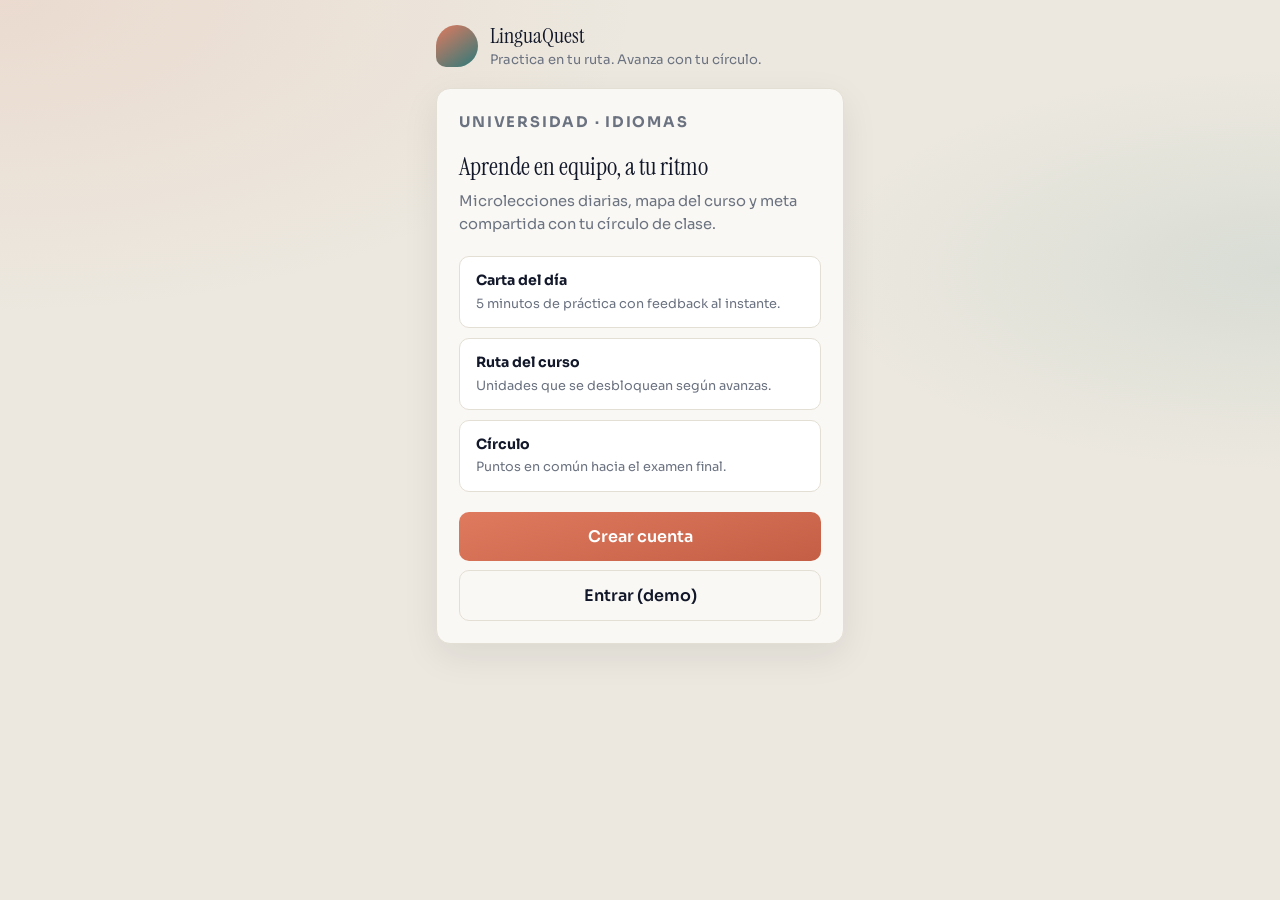
<file: docs/index.html>
<!DOCTYPE html>
<html lang="es">
  <head>
    <meta charset="UTF-8" />
    <meta name="viewport" content="width=device-width, initial-scale=1.0" />
    <title>LinguaQuest</title>
    <link rel="stylesheet" href="css/shared.css" />
    <link rel="preconnect" href="https://fonts.googleapis.com" />
    <link rel="preconnect" href="https://fonts.gstatic.com" crossorigin />
    <link
      href="https://fonts.googleapis.com/css2?family=Instrument+Serif&family=Sora:wght@400;500;600;700&display=swap"
      rel="stylesheet"
    />
  </head>
  <body>
    <div class="page">
      <header class="header">
        <div class="mark" aria-hidden="true"></div>
        <div class="header-text">
          <p class="logo">LinguaQuest</p>
          <p class="tagline">Practica en tu ruta. Avanza con tu círculo.</p>
        </div>
      </header>

      <main class="card">
        <p class="eyebrow">Universidad · idiomas</p>
        <h1>Aprende en equipo, a tu ritmo</h1>
        <p>Microlecciones diarias, mapa del curso y meta compartida con tu círculo de clase.</p>

        <div class="help-cards">
          <div class="help-card">
            <strong>Carta del día</strong>
            <span>5 minutos de práctica con feedback al instante.</span>
          </div>
          <div class="help-card">
            <strong>Ruta del curso</strong>
            <span>Unidades que se desbloquean según avanzas.</span>
          </div>
          <div class="help-card">
            <strong>Círculo</strong>
            <span>Puntos en común hacia el examen final.</span>
          </div>
        </div>

        <a class="btn" href="registro.html">Crear cuenta</a>
        <a class="btn btn--ghost" href="inicio.html">Entrar (demo)</a>
      </main>
    </div>
  </body>
</html>
</file>
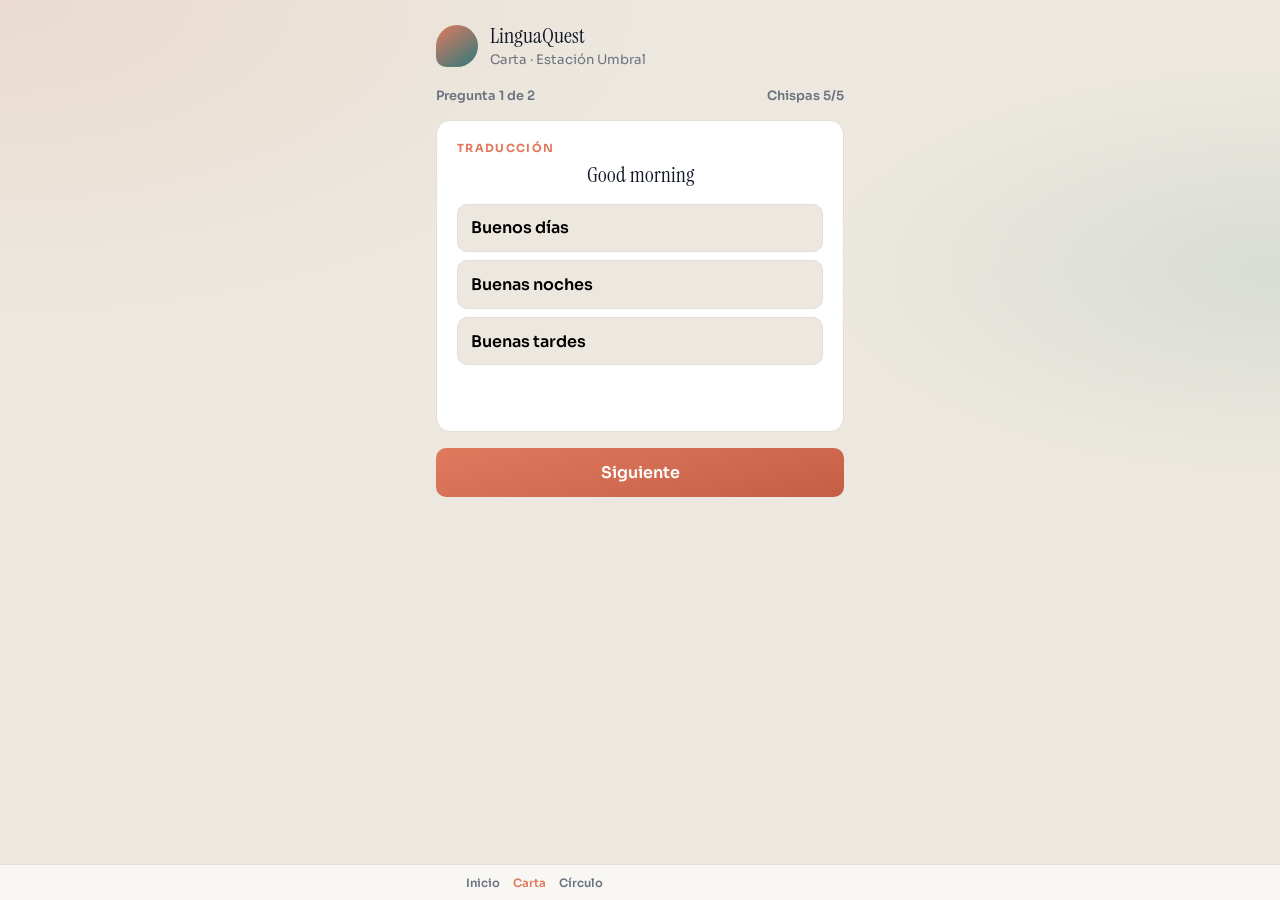
<file: docs/carta.html>
<!DOCTYPE html>
<html lang="es">
  <head>
    <meta charset="UTF-8" />
    <meta name="viewport" content="width=device-width, initial-scale=1.0" />
    <title>Carta del día — LinguaQuest</title>
    <link rel="stylesheet" href="css/shared.css" />
    <link rel="preconnect" href="https://fonts.googleapis.com" />
    <link rel="preconnect" href="https://fonts.gstatic.com" crossorigin />
    <link
      href="https://fonts.googleapis.com/css2?family=Instrument+Serif&family=Sora:wght@400;500;600;700&display=swap"
      rel="stylesheet"
    />
  </head>
  <body>
    <div class="page" data-carta>
      <header class="header">
        <div class="mark" aria-hidden="true"></div>
        <div class="header-text">
          <p class="logo">LinguaQuest</p>
          <p class="tagline">Carta · Estación Umbral</p>
        </div>
      </header>

      <div class="practice-head">
        <span data-slide-label>Pregunta 1 de 2</span>
        <span>Chispas 5/5</span>
      </div>

      <div class="practice-card" data-slide>
        <p class="eyebrow">Traducción</p>
        <p class="practice-q">Good morning</p>
        <button type="button" class="option" data-option data-ok="1" data-msg-ok="Correcto. +15 puntos.">
          Buenos días
        </button>
        <button type="button" class="option" data-option data-msg-bad="Era: Buenos días.">
          Buenas noches
        </button>
        <button type="button" class="option" data-option data-msg-bad="Era: Buenos días.">
          Buenas tardes
        </button>
        <p class="feedback" data-feedback aria-live="polite"></p>
      </div>

      <div class="practice-card" data-slide hidden>
        <p class="eyebrow">Gramática</p>
        <p class="practice-q">My name ___ Ana</p>
        <button type="button" class="option" data-option data-msg-bad="Era: is.">are</button>
        <button type="button" class="option" data-option data-ok="1" data-msg-ok="Correcto. +15 puntos.">is</button>
        <button type="button" class="option" data-option data-msg-bad="Era: is.">am</button>
        <p class="feedback" data-feedback aria-live="polite"></p>
      </div>

      <div class="practice-card summary-box" data-slide hidden>
        <p class="eyebrow">Carta cerrada</p>
        <h2 style="font-family: var(--font-display); font-weight: 400; margin: 0 0 0.5rem">+50 puntos</h2>
        <p style="color: var(--muted); font-size: 0.9rem; margin: 0 0 0.75rem">
          El 30% suma al Círculo Coral.
        </p>
        <span class="stat stat--hot">Racha mantenida</span>
      </div>

      <button type="button" class="btn" data-slide-next hidden style="margin-top: 1rem">Siguiente</button>
    </div>

    <nav class="bottom-nav" aria-label="Principal">
      <ul>
        <li><a href="inicio.html">Inicio</a></li>
        <li><a href="carta.html" aria-current="page">Carta</a></li>
        <li><a href="equipo.html">Círculo</a></li>
      </ul>
    </nav>
    <script src="js/app.js"></script>
  </body>
</html>
</file>
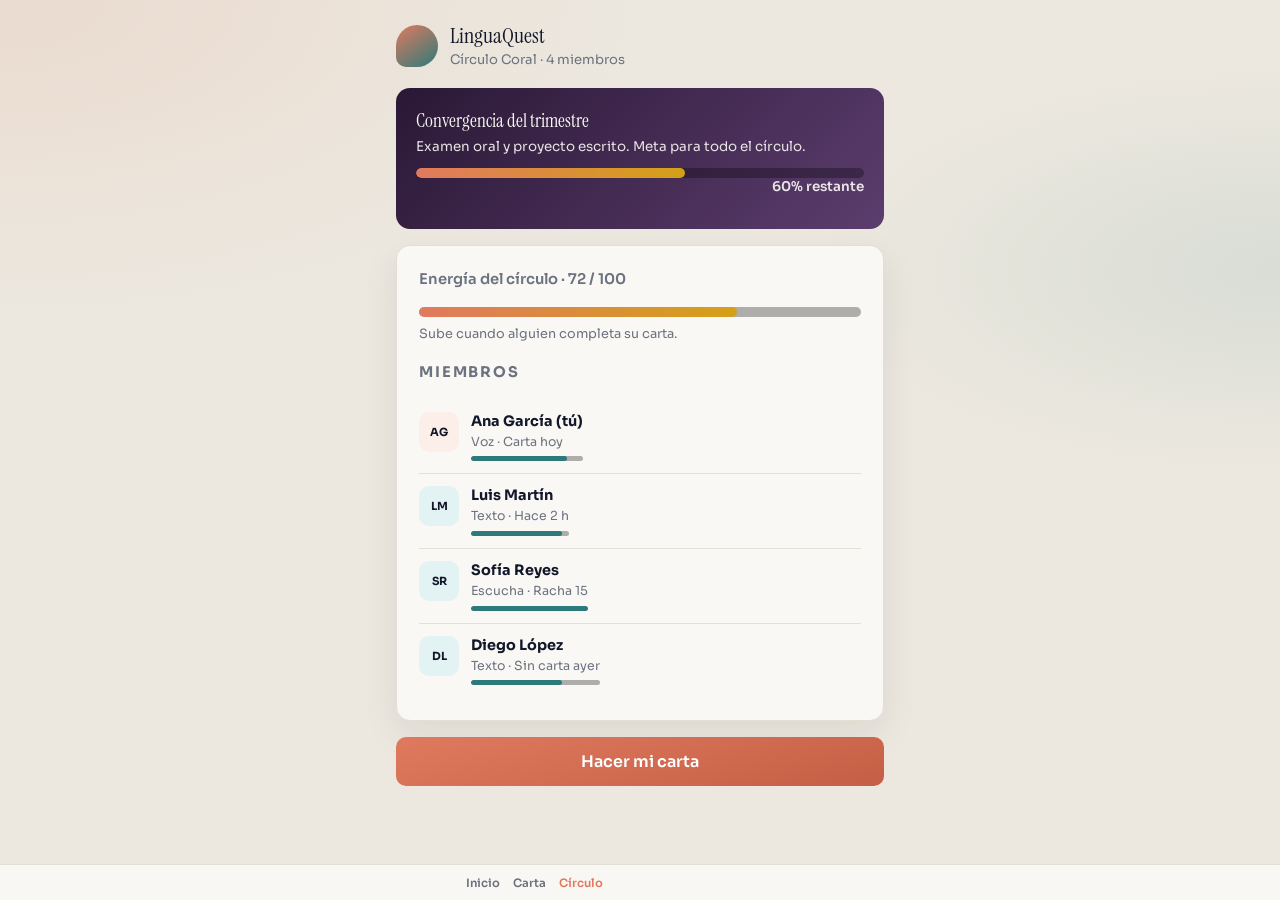
<file: docs/equipo.html>
<!DOCTYPE html>
<html lang="es">
  <head>
    <meta charset="UTF-8" />
    <meta name="viewport" content="width=device-width, initial-scale=1.0" />
    <title>Círculo — LinguaQuest</title>
    <link rel="stylesheet" href="css/shared.css" />
    <link rel="preconnect" href="https://fonts.googleapis.com" />
    <link rel="preconnect" href="https://fonts.gstatic.com" crossorigin />
    <link
      href="https://fonts.googleapis.com/css2?family=Instrument+Serif&family=Sora:wght@400;500;600;700&display=swap"
      rel="stylesheet"
    />
  </head>
  <body>
    <div class="page page--wide">
      <header class="header">
        <div class="mark" aria-hidden="true"></div>
        <div class="header-text">
          <p class="logo">LinguaQuest</p>
          <p class="tagline">Círculo Coral · 4 miembros</p>
        </div>
      </header>

      <section class="goal-panel">
        <h2>Convergencia del trimestre</h2>
        <p>Examen oral y proyecto escrito. Meta para todo el círculo.</p>
        <div class="bar" role="progressbar" aria-valuenow="60" aria-valuemin="0" aria-valuemax="100">
          <span style="width: 60%"></span>
        </div>
        <p class="bar-label">60% restante</p>
      </section>

      <div class="card">
        <p class="pulse-label">Energía del círculo · 72 / 100</p>
        <div class="bar"><span style="width: 72%"></span></div>
        <p style="font-size: 0.8rem; color: var(--muted); margin: 0.5rem 0 1rem">
          Sube cuando alguien completa su carta.
        </p>

        <p class="eyebrow">Miembros</p>
        <div class="member">
          <div class="avatar avatar--coral">AG</div>
          <div>
            <strong>Ana García (tú)</strong>
            <span>Voz · Carta hoy</span>
            <div class="bar"><span style="width: 85%"></span></div>
          </div>
        </div>
        <div class="member">
          <div class="avatar">LM</div>
          <div>
            <strong>Luis Martín</strong>
            <span>Texto · Hace 2 h</span>
            <div class="bar"><span style="width: 92%"></span></div>
          </div>
        </div>
        <div class="member">
          <div class="avatar">SR</div>
          <div>
            <strong>Sofía Reyes</strong>
            <span>Escucha · Racha 15</span>
            <div class="bar"><span style="width: 100%"></span></div>
          </div>
        </div>
        <div class="member">
          <div class="avatar">DL</div>
          <div>
            <strong>Diego López</strong>
            <span>Texto · Sin carta ayer</span>
            <div class="bar"><span style="width: 70%"></span></div>
          </div>
        </div>
      </div>

      <a class="btn" href="carta.html" style="margin-top: 1rem">Hacer mi carta</a>
    </div>

    <nav class="bottom-nav" aria-label="Principal">
      <ul>
        <li><a href="inicio.html">Inicio</a></li>
        <li><a href="carta.html">Carta</a></li>
        <li><a href="equipo.html" aria-current="page">Círculo</a></li>
      </ul>
    </nav>
  </body>
</html>
</file>
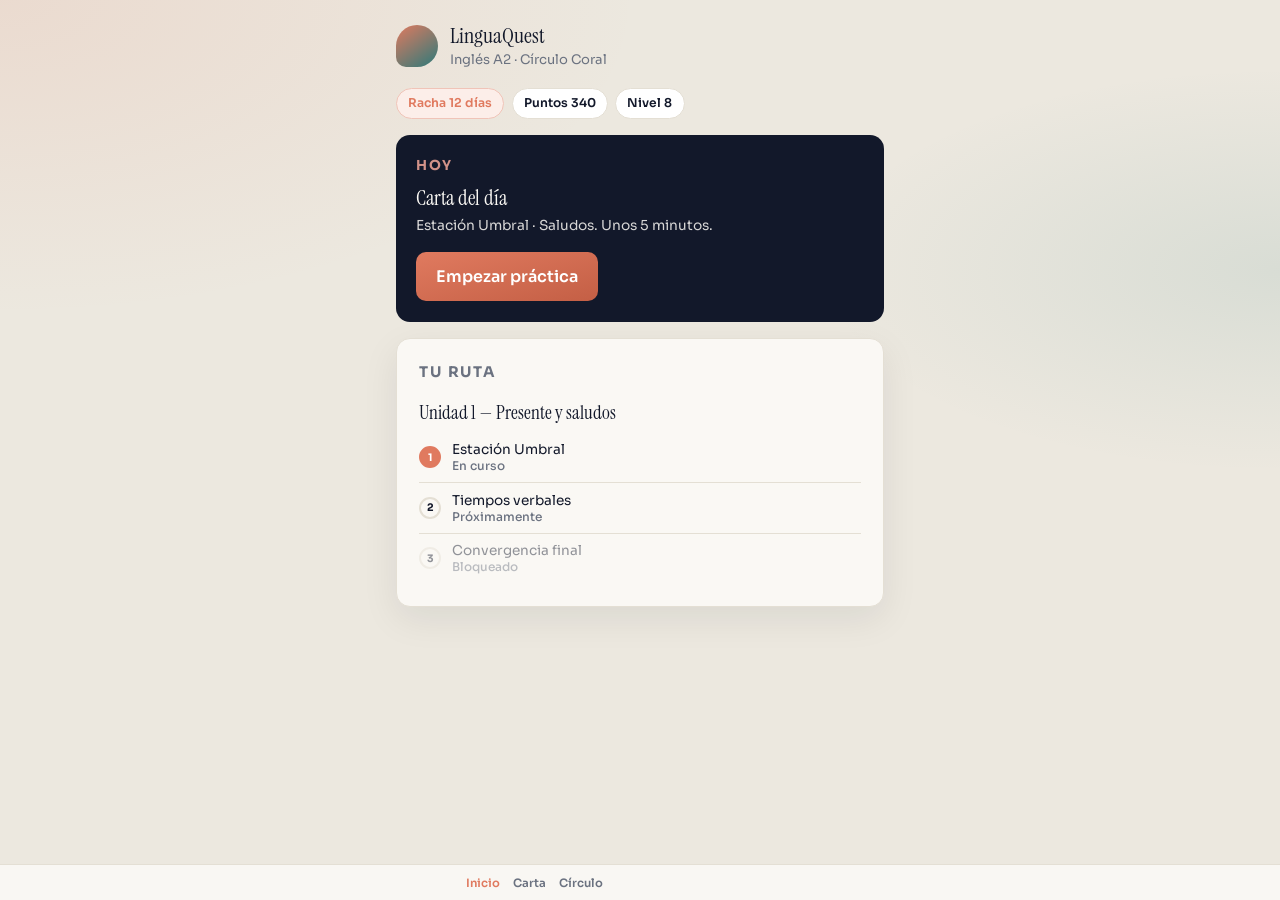
<file: docs/inicio.html>
<!DOCTYPE html>
<html lang="es">
  <head>
    <meta charset="UTF-8" />
    <meta name="viewport" content="width=device-width, initial-scale=1.0" />
    <title>Inicio — LinguaQuest</title>
    <link rel="stylesheet" href="css/shared.css" />
    <link rel="preconnect" href="https://fonts.googleapis.com" />
    <link rel="preconnect" href="https://fonts.gstatic.com" crossorigin />
    <link
      href="https://fonts.googleapis.com/css2?family=Instrument+Serif&family=Sora:wght@400;500;600;700&display=swap"
      rel="stylesheet"
    />
  </head>
  <body>
    <div class="page page--wide">
      <header class="header">
        <div class="mark" aria-hidden="true"></div>
        <div class="header-text">
          <p class="logo">LinguaQuest</p>
          <p class="tagline">Inglés A2 · Círculo Coral</p>
        </div>
      </header>

      <div class="stats" aria-label="Tu progreso">
        <span class="stat stat--hot">Racha 12 días</span>
        <span class="stat">Puntos 340</span>
        <span class="stat">Nivel 8</span>
      </div>

      <section class="hero" data-hero>
        <p class="eyebrow" style="color: #f4a89a; margin-bottom: 0.5rem">Hoy</p>
        <h2>Carta del día</h2>
        <p>Estación Umbral · Saludos. Unos 5 minutos.</p>
        <a class="btn" href="carta.html">Empezar práctica</a>
      </section>

      <div class="card">
        <p class="eyebrow">Tu ruta</p>
        <h1 style="font-size: 1.2rem">Unidad 1 — Presente y saludos</h1>
        <ul class="trail-mini">
          <li class="is-active">
            <span class="dot">1</span>
            <span>Estación Umbral<small>En curso</small></span>
          </li>
          <li>
            <span class="dot">2</span>
            <span>Tiempos verbales<small>Próximamente</small></span>
          </li>
          <li class="is-lock">
            <span class="dot">3</span>
            <span>Convergencia final<small>Bloqueado</small></span>
          </li>
        </ul>
      </div>
    </div>

    <nav class="bottom-nav" aria-label="Principal">
      <ul>
        <li><a href="inicio.html" aria-current="page">Inicio</a></li>
        <li><a href="carta.html">Carta</a></li>
        <li><a href="equipo.html">Círculo</a></li>
      </ul>
    </nav>
    <script src="js/app.js"></script>
  </body>
</html>
</file>
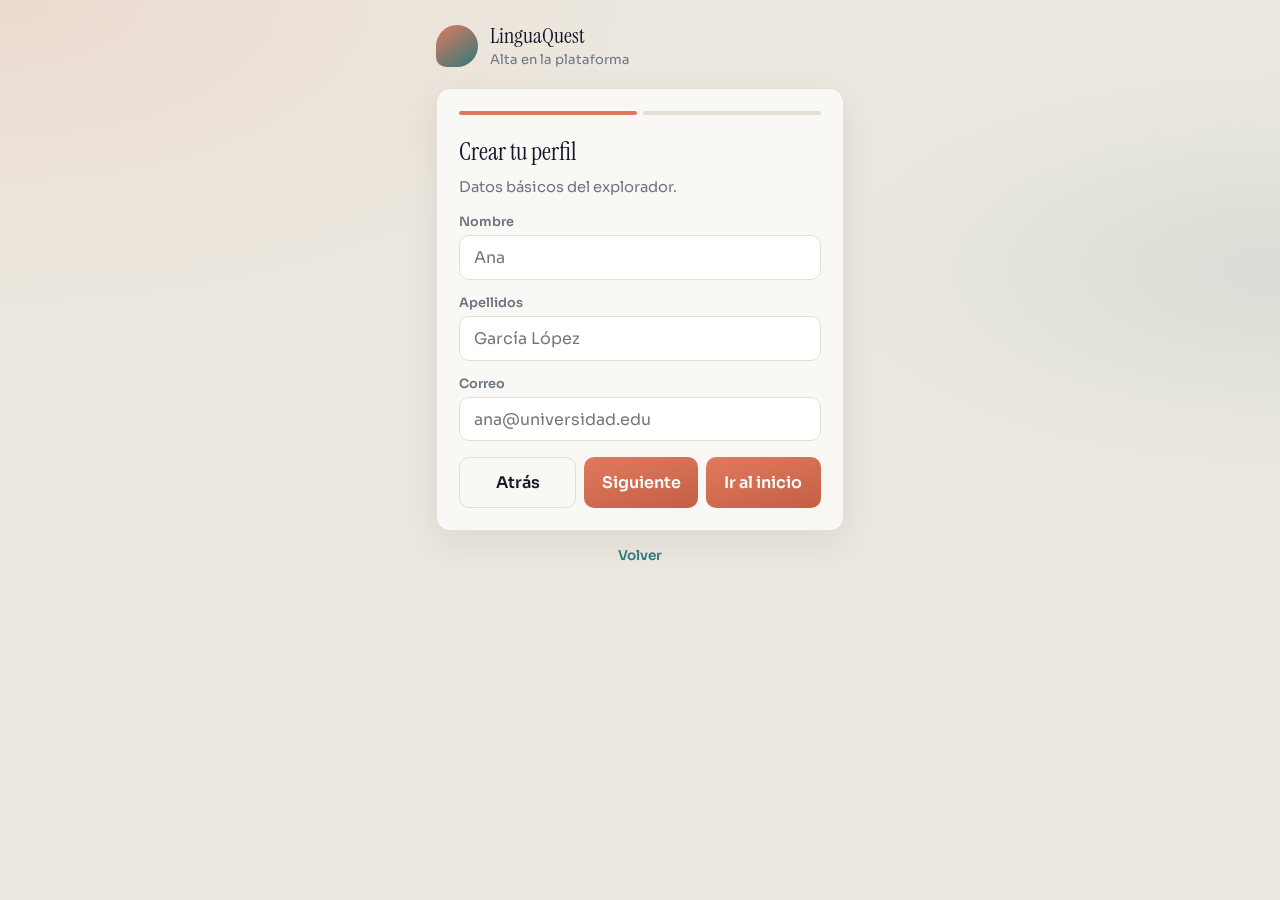
<file: docs/registro.html>
<!DOCTYPE html>
<html lang="es">
  <head>
    <meta charset="UTF-8" />
    <meta name="viewport" content="width=device-width, initial-scale=1.0" />
    <title>Registro — LinguaQuest</title>
    <link rel="stylesheet" href="css/shared.css" />
    <link rel="preconnect" href="https://fonts.googleapis.com" />
    <link rel="preconnect" href="https://fonts.gstatic.com" crossorigin />
    <link
      href="https://fonts.googleapis.com/css2?family=Instrument+Serif&family=Sora:wght@400;500;600;700&display=swap"
      rel="stylesheet"
    />
  </head>
  <body>
    <div class="page">
      <header class="header">
        <div class="mark" aria-hidden="true"></div>
        <div class="header-text">
          <p class="logo">LinguaQuest</p>
          <p class="tagline">Alta en la plataforma</p>
        </div>
      </header>

      <main class="card">
        <div class="steps" aria-hidden="true">
          <span class="is-on" data-step-dot></span>
          <span data-step-dot></span>
        </div>

        <h1>Crear tu perfil</h1>
        <p id="registro-hint">Datos básicos del explorador.</p>

        <form action="inicio.html" method="get" data-wizard>
          <div class="wizard-pane is-active" data-pane>
            <div class="field">
              <label for="nombre">Nombre</label>
              <input type="text" id="nombre" name="nombre" required placeholder="Ana" />
            </div>
            <div class="field">
              <label for="apellidos">Apellidos</label>
              <input type="text" id="apellidos" name="apellidos" required placeholder="García López" />
            </div>
            <div class="field">
              <label for="correo">Correo</label>
              <input type="email" id="correo" name="correo" required placeholder="ana@universidad.edu" />
            </div>
          </div>

          <div class="wizard-pane" data-pane>
            <div class="field">
              <label for="idioma">Idioma</label>
              <select id="idioma" name="idioma" required>
                <option value="">Elige</option>
                <option value="en">Inglés A2</option>
                <option value="fr">Francés B1</option>
                <option value="de">Alemán A1</option>
              </select>
            </div>
            <div class="field">
              <label for="circulo">Círculo de clase</label>
              <select id="circulo" name="circulo" required>
                <option value="">Elige</option>
                <option value="coral">Círculo Coral</option>
                <option value="indigo">Círculo Índigo</option>
              </select>
            </div>
            <div class="field">
              <label for="rol">Rol en el círculo</label>
              <select id="rol" name="rol" required>
                <option value="">Elige</option>
                <option value="voz">Voz — oral y debates</option>
                <option value="texto">Texto — escritura y gramática</option>
                <option value="escucha">Escucha — audio y vocabulario</option>
              </select>
            </div>
          </div>

          <div class="btn-row">
            <button type="button" class="btn btn--ghost" data-back hidden>Atrás</button>
            <button type="button" class="btn" data-next>Siguiente</button>
            <button type="submit" class="btn" data-submit hidden>Ir al inicio</button>
          </div>
        </form>
      </main>

      <p style="text-align: center; margin-top: 1rem; font-size: 0.85rem">
        <a href="index.html">Volver</a>
      </p>
    </div>
    <script src="js/app.js"></script>
  </body>
</html>
</file>
<file: docs/css/shared.css>
:root {
  --ink: #12182a;
  --muted: #6b7280;
  --paper: #faf8f4;
  --line: #e4dfd4;
  --bg: #ece8df;
  --accent: #e07a5f;
  --accent-soft: #fceee9;
  --teal: #2d7a7a;
  --teal-soft: #e3f2f2;
  --purple: #5c3d6e;
  --radius: 14px;
  --shadow: 0 12px 36px rgba(18, 24, 42, 0.08);
  --font: "Sora", system-ui, sans-serif;
  --font-display: "Instrument Serif", Georgia, serif;
}

*,
*::before,
*::after {
  box-sizing: border-box;
}

body {
  margin: 0;
  min-height: 100vh;
  font-family: var(--font);
  color: var(--ink);
  background: var(--bg);
  background-image:
    radial-gradient(ellipse 100% 70% at 0% 0%, rgba(224, 122, 95, 0.12), transparent 50%),
    radial-gradient(ellipse 80% 50% at 100% 30%, rgba(45, 122, 122, 0.1), transparent 45%);
}

a {
  color: var(--teal);
  font-weight: 600;
  text-decoration: none;
}

a:hover {
  text-decoration: underline;
}

.page {
  max-width: 440px;
  margin: 0 auto;
  padding: 1.5rem 1rem 5rem;
}

.page--wide {
  max-width: 520px;
}

.header {
  display: flex;
  align-items: center;
  gap: 0.75rem;
  margin-bottom: 1.25rem;
}

.mark {
  width: 42px;
  height: 42px;
  border-radius: 50% 50% 50% 10px;
  background: linear-gradient(145deg, var(--accent), var(--teal));
  flex-shrink: 0;
}

.header-text .logo {
  font-family: var(--font-display);
  font-size: 1.4rem;
  margin: 0;
  line-height: 1.1;
}

.tagline {
  margin: 0.15rem 0 0;
  font-size: 0.82rem;
  color: var(--muted);
}

.eyebrow {
  font-size: 0.7rem;
  font-weight: 700;
  letter-spacing: 0.12em;
  text-transform: uppercase;
  color: var(--accent);
  margin: 0 0 0.35rem;
}

.card {
  background: var(--paper);
  border: 1px solid var(--line);
  border-radius: var(--radius);
  padding: 1.4rem;
  box-shadow: var(--shadow);
}

.card h1 {
  font-family: var(--font-display);
  font-size: 1.55rem;
  font-weight: 400;
  margin: 0 0 0.45rem;
}

.card > p {
  margin: 0 0 1rem;
  color: var(--muted);
  line-height: 1.55;
  font-size: 0.92rem;
}

.field {
  margin-bottom: 0.95rem;
}

.field label {
  display: block;
  font-size: 0.8rem;
  font-weight: 600;
  margin-bottom: 0.3rem;
  color: var(--muted);
}

.field input,
.field select {
  width: 100%;
  padding: 0.68rem 0.85rem;
  font: inherit;
  border: 1px solid var(--line);
  border-radius: 10px;
  background: #fff;
}

.field input:focus,
.field select:focus {
  outline: 2px solid var(--teal);
  outline-offset: 1px;
}

.btn {
  display: block;
  width: 100%;
  padding: 0.88rem;
  font: inherit;
  font-weight: 600;
  text-align: center;
  border: none;
  border-radius: 10px;
  cursor: pointer;
  background: linear-gradient(165deg, var(--accent), #c45f45);
  color: #fff;
  text-decoration: none;
}

.btn:hover {
  filter: brightness(1.04);
  color: #fff;
  text-decoration: none;
}

.btn--ghost {
  background: transparent;
  color: var(--ink);
  border: 1px solid var(--line);
  margin-top: 0.55rem;
}

.btn--ghost:hover {
  background: var(--paper);
}

.btn-row {
  display: flex;
  gap: 0.5rem;
  margin-top: 0.5rem;
}

.btn-row .btn {
  flex: 1;
}

.btn-row .btn--ghost {
  margin-top: 0;
}

/* Progreso registro / carta */
.steps {
  display: flex;
  gap: 0.4rem;
  margin-bottom: 1.25rem;
}

.steps span {
  flex: 1;
  height: 4px;
  border-radius: 999px;
  background: var(--line);
}

.steps span.is-on {
  background: var(--accent);
}

.steps span.is-done {
  background: var(--teal);
}

.wizard-pane {
  display: none;
}

.wizard-pane.is-active {
  display: block;
}

/* Hub */
.stats {
  display: flex;
  flex-wrap: wrap;
  gap: 0.45rem;
  margin-bottom: 1rem;
}

.stat {
  padding: 0.4rem 0.7rem;
  font-size: 0.76rem;
  font-weight: 600;
  background: #fff;
  border: 1px solid var(--line);
  border-radius: 999px;
  color: var(--ink);
}

.stat--hot {
  background: var(--accent-soft);
  border-color: #f0c4b8;
  color: var(--accent);
}

.hero {
  background: var(--ink);
  color: var(--paper);
  border-radius: var(--radius);
  padding: 1.3rem 1.25rem;
  margin-bottom: 1rem;
}

.hero h2 {
  font-family: var(--font-display);
  font-size: 1.3rem;
  font-weight: 400;
  margin: 0 0 0.35rem;
}

.hero p {
  margin: 0 0 1rem;
  font-size: 0.86rem;
  opacity: 0.85;
  line-height: 1.45;
}

.hero .btn {
  width: auto;
  display: inline-block;
  padding-left: 1.25rem;
  padding-right: 1.25rem;
}

.hero.is-done {
  background: linear-gradient(135deg, var(--teal), #245f5f);
}

.trail-mini {
  list-style: none;
  margin: 0;
  padding: 0;
}

.trail-mini li {
  display: flex;
  align-items: center;
  gap: 0.65rem;
  padding: 0.55rem 0;
  font-size: 0.85rem;
  border-bottom: 1px solid var(--line);
}

.trail-mini li:last-child {
  border-bottom: none;
}

.trail-mini .dot {
  width: 22px;
  height: 22px;
  border-radius: 50%;
  border: 2px solid var(--line);
  font-size: 0.65rem;
  font-weight: 700;
  display: flex;
  align-items: center;
  justify-content: center;
  flex-shrink: 0;
}

.trail-mini li.is-active .dot {
  background: var(--accent);
  border-color: var(--accent);
  color: #fff;
}

.trail-mini li.is-lock {
  opacity: 0.45;
}

.trail-mini span small {
  display: block;
  color: var(--muted);
  font-size: 0.75rem;
  font-weight: 500;
}

/* Práctica */
.practice-head {
  display: flex;
  justify-content: space-between;
  align-items: center;
  margin-bottom: 1rem;
  font-size: 0.8rem;
  font-weight: 600;
  color: var(--muted);
}

.practice-card {
  background: #fff;
  border: 1px solid var(--line);
  border-radius: var(--radius);
  padding: 1.25rem;
}

.practice-card[hidden] {
  display: none;
}

.practice-q {
  font-family: var(--font-display);
  font-size: 1.3rem;
  text-align: center;
  margin: 0 0 1rem;
}

.option {
  display: block;
  width: 100%;
  padding: 0.8rem;
  margin-bottom: 0.5rem;
  font: inherit;
  font-weight: 600;
  text-align: left;
  border: 1.5px solid var(--line);
  border-radius: 10px;
  background: var(--bg);
  cursor: pointer;
}

.option:hover:not(:disabled) {
  border-color: var(--teal);
}

.option:disabled {
  cursor: default;
}

.option.is-ok {
  border-color: var(--teal);
  background: var(--teal-soft);
}

.option.is-bad {
  border-color: var(--accent);
  background: var(--accent-soft);
}

.feedback {
  margin-top: 0.75rem;
  font-size: 0.88rem;
  font-weight: 600;
  text-align: center;
  min-height: 1.2rem;
}

.feedback.ok {
  color: var(--teal);
}

.feedback.bad {
  color: var(--accent);
}

.summary-box {
  text-align: center;
  padding: 0.5rem 0;
}

.summary-box .stat {
  display: inline-block;
  margin: 0.2rem;
}

/* Círculo */
.goal-panel {
  background: linear-gradient(135deg, #2a1835, var(--purple));
  color: var(--paper);
  border-radius: var(--radius);
  padding: 1.25rem;
  margin-bottom: 1rem;
}

.goal-panel h2 {
  font-family: var(--font-display);
  font-size: 1.2rem;
  font-weight: 400;
  margin: 0 0 0.3rem;
}

.goal-panel p {
  margin: 0 0 0.85rem;
  font-size: 0.84rem;
  opacity: 0.9;
}

.bar {
  height: 10px;
  background: rgba(0, 0, 0, 0.3);
  border-radius: 999px;
  overflow: hidden;
}

.bar > span {
  display: block;
  height: 100%;
  border-radius: 999px;
  background: linear-gradient(90deg, var(--accent), #d4a017);
}

.bar-label {
  margin-top: 0.4rem;
  font-size: 0.78rem;
  font-weight: 600;
  text-align: right;
}

.member {
  display: flex;
  gap: 0.75rem;
  padding: 0.75rem 0;
  border-bottom: 1px solid var(--line);
}

.member:last-child {
  border-bottom: none;
}

.avatar {
  width: 40px;
  height: 40px;
  border-radius: 10px;
  background: var(--teal-soft);
  display: flex;
  align-items: center;
  justify-content: center;
  font-size: 0.7rem;
  font-weight: 700;
  flex-shrink: 0;
}

.avatar--coral {
  background: var(--accent-soft);
}

.member strong {
  display: block;
  font-size: 0.9rem;
}

.member span {
  font-size: 0.78rem;
  color: var(--muted);
}

.member .bar {
  margin-top: 0.35rem;
  height: 5px;
}

.member .bar > span {
  background: var(--teal);
}

.pulse-label {
  font-size: 0.8rem;
  font-weight: 600;
  color: var(--muted);
  margin-bottom: 0.35rem;
}

.help-cards {
  display: grid;
  gap: 0.6rem;
  margin: 1.25rem 0;
}

.help-card {
  padding: 0.9rem 1rem;
  border: 1px solid var(--line);
  border-radius: 10px;
  background: #fff;
}

.help-card strong {
  display: block;
  font-size: 0.88rem;
  margin-bottom: 0.15rem;
}

.help-card span {
  font-size: 0.8rem;
  color: var(--muted);
}

.bottom-nav {
  position: fixed;
  left: 0;
  right: 0;
  bottom: 0;
  padding: 0.45rem 1rem calc(0.45rem + env(safe-area-inset-bottom, 0));
  background: rgba(250, 248, 244, 0.95);
  border-top: 1px solid var(--line);
  backdrop-filter: blur(8px);
}

.bottom-nav ul {
  list-style: none;
  margin: 0 auto;
  padding: 0;
  max-width: 360px;
  display: flex;
}

.bottom-nav a {
  flex: 1;
  text-align: center;
  padding: 0.4rem;
  font-size: 0.72rem;
  font-weight: 600;
  color: var(--muted);
  text-decoration: none;
}

.bottom-nav a[aria-current="page"] {
  color: var(--accent);
}

.bottom-nav a:hover {
  text-decoration: none;
  color: var(--ink);
}
</file>
